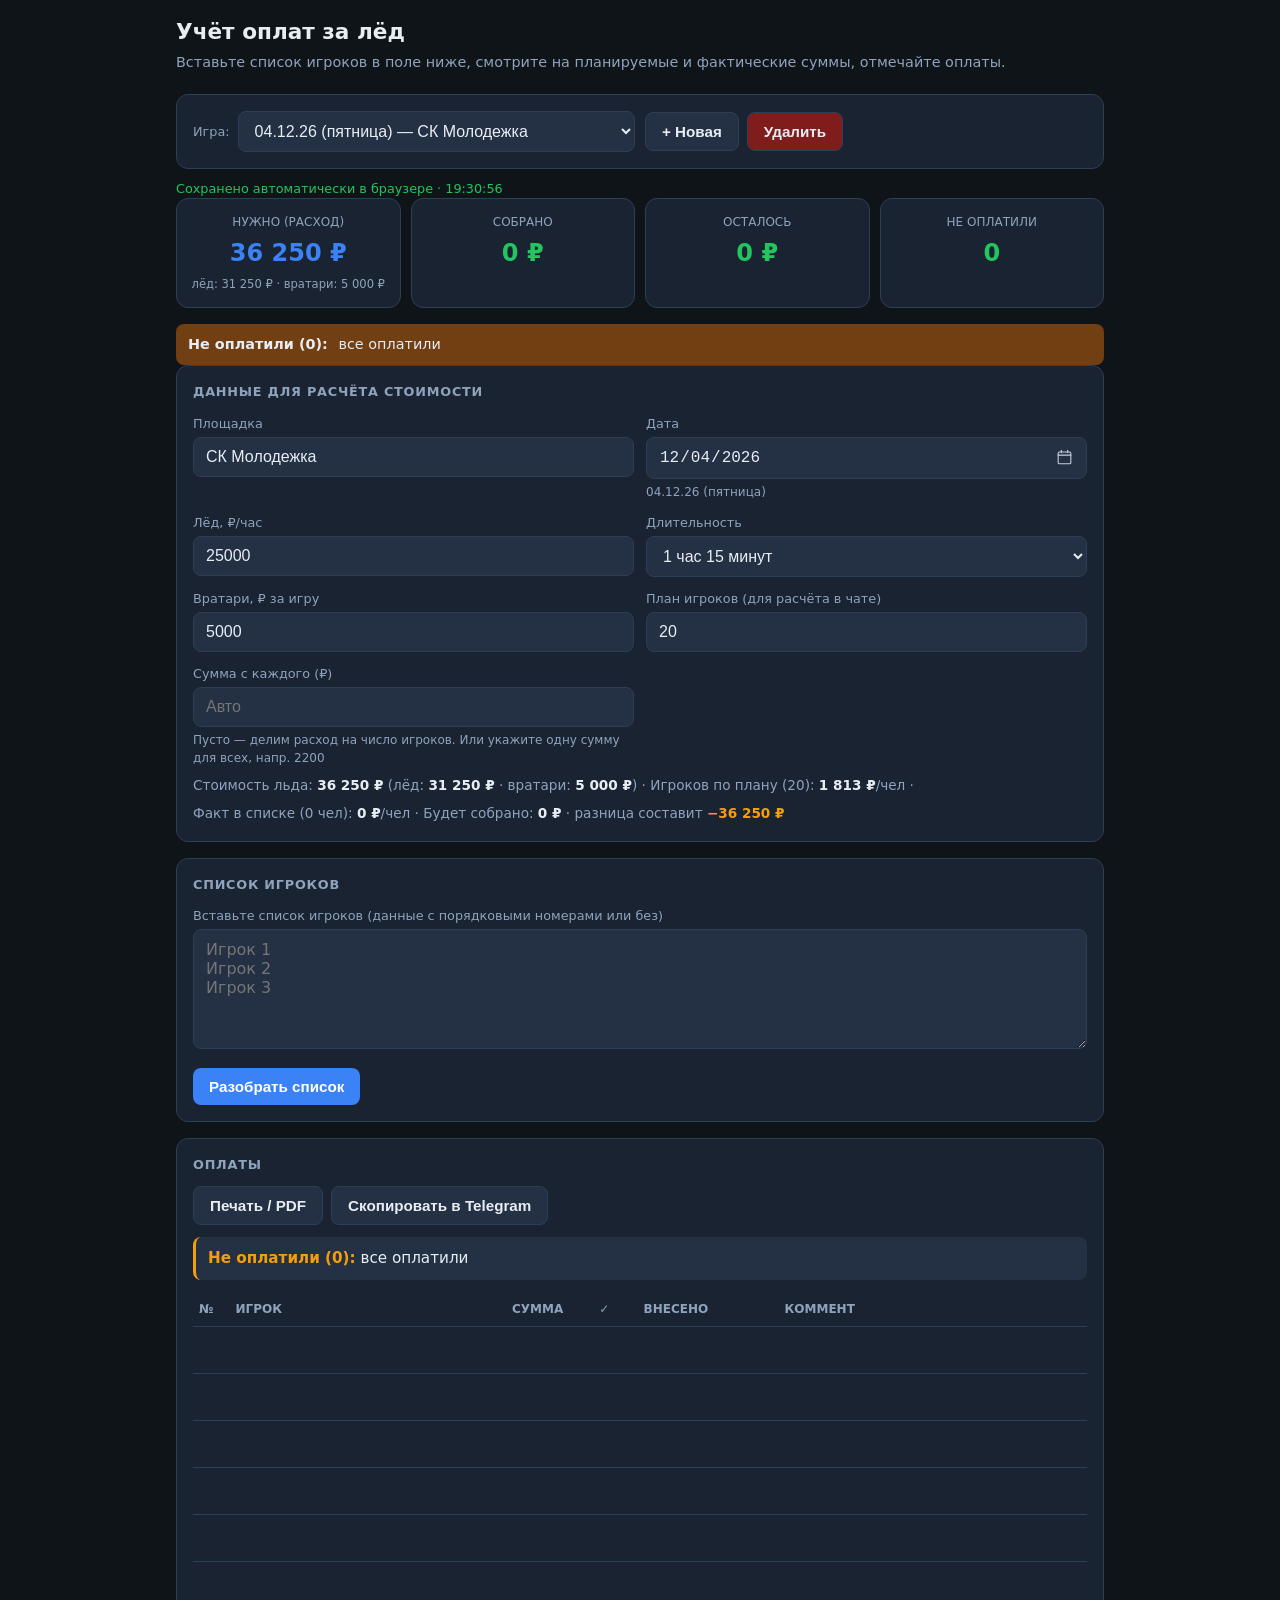
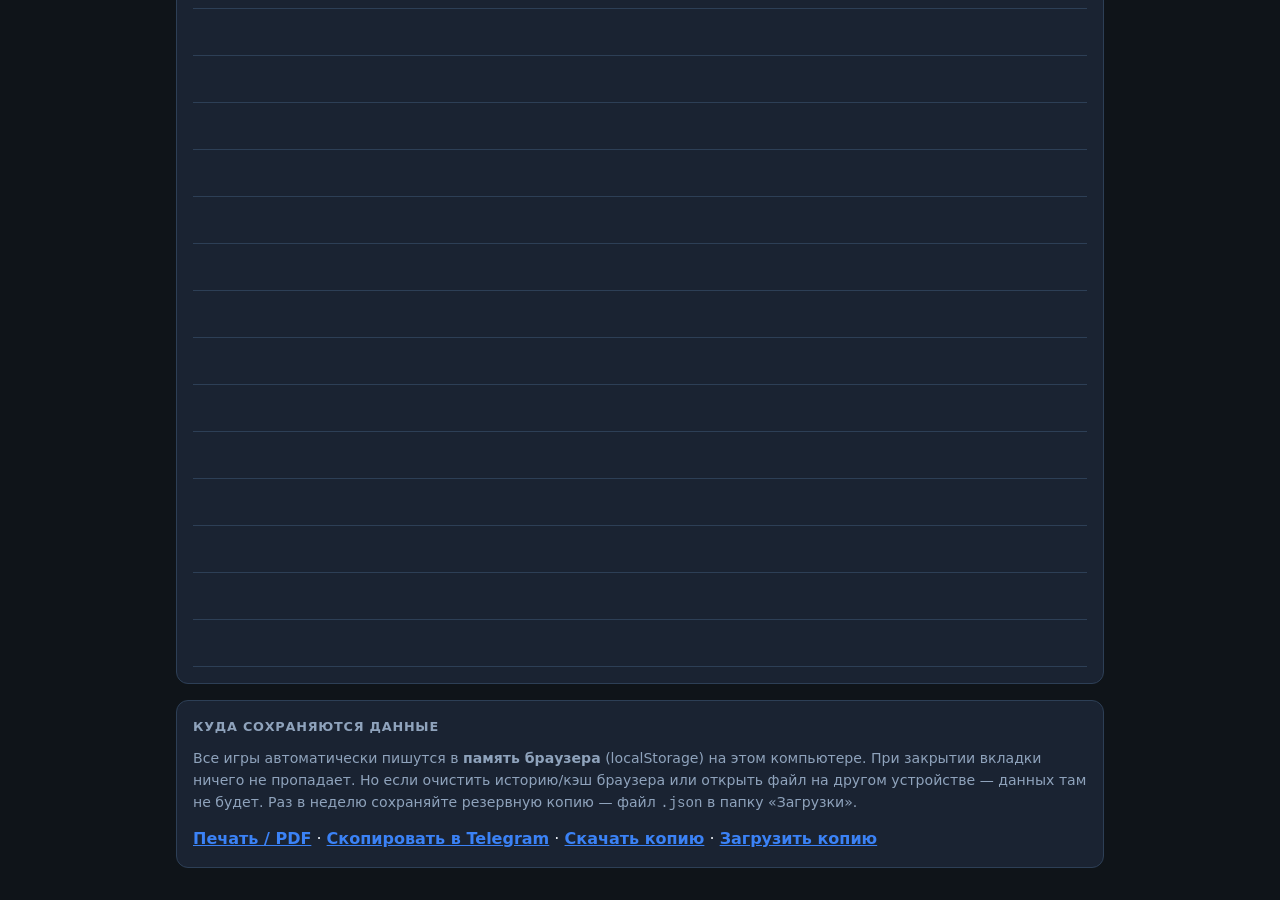
<file: index.html>
<!DOCTYPE html>
<html lang="ru">
<head>
  <meta charset="UTF-8">
  <meta name="viewport" content="width=device-width, initial-scale=1">
  <title>Учёт оплат за лёд</title>
  <style>
    :root {
      --bg: #0f1419;
      --surface: #1a2332;
      --surface2: #243044;
      --border: #2d3f56;
      --text: #e8edf4;
      --muted: #8fa3bc;
      --accent: #3b82f6;
      --accent-dim: #2563eb;
      --ok: #22c55e;
      --warn: #f59e0b;
      --bad: #ef4444;
      --dash-ok: #14532d;
      --dash-warn: #713f12;
    }
    * { box-sizing: border-box; margin: 0; padding: 0; }
    body {
      font-family: "Segoe UI", system-ui, sans-serif;
      background: var(--bg);
      color: var(--text);
      line-height: 1.5;
      min-height: 100vh;
    }
    .wrap { max-width: 960px; margin: 0 auto; padding: 16px; }
    h1 { font-size: 1.35rem; margin-bottom: 4px; }
    .sub { color: var(--muted); font-size: 0.9rem; margin-bottom: 20px; }
    .grid { display: grid; gap: 12px; }
    .grid-2 { grid-template-columns: 1fr 1fr; }
    .grid-4 { grid-template-columns: repeat(4, 1fr); }
    @media (max-width: 700px) {
      .grid-2, .grid-4 { grid-template-columns: 1fr; }
    }
    .card {
      background: var(--surface);
      border: 1px solid var(--border);
      border-radius: 12px;
      padding: 16px;
      margin-bottom: 16px;
    }
    .card h2 {
      font-size: 0.8rem;
      text-transform: uppercase;
      letter-spacing: 0.06em;
      color: var(--muted);
      margin-bottom: 12px;
    }
    label {
      display: block;
      font-size: 0.8rem;
      color: var(--muted);
      margin-bottom: 4px;
    }
    input, select, textarea {
      width: 100%;
      background: var(--surface2);
      border: 1px solid var(--border);
      border-radius: 8px;
      color: var(--text);
      padding: 10px 12px;
      font-size: 1rem;
    }
    input:focus, textarea:focus, select:focus {
      outline: 2px solid var(--accent);
      border-color: transparent;
    }
    select {
      color-scheme: dark;
    }
    input[type="date"]::-webkit-calendar-picker-indicator {
      -webkit-appearance: none;
      appearance: none;
      width: 0.95em;
      height: 0.95em;
      margin-left: 2px;
      cursor: pointer;
      opacity: 0.85;
      background: center / contain no-repeat url("data:image/svg+xml,%3Csvg xmlns='http://www.w3.org/2000/svg' viewBox='0 0 24 24' fill='none' stroke='%23e8edf4' stroke-width='1.35' stroke-linecap='round' stroke-linejoin='round'%3E%3Crect x='4' y='5' width='16' height='15' rx='1.5'/%3E%3Cline x1='8' y1='3' x2='8' y2='6'/%3E%3Cline x1='16' y1='3' x2='16' y2='6'/%3E%3Cline x1='4' y1='9' x2='20' y2='9'/%3E%3C/svg%3E");
    }
    textarea { min-height: 120px; resize: vertical; font-family: inherit; }
    .dash {
      display: grid;
      grid-template-columns: repeat(4, 1fr);
      gap: 10px;
      margin-bottom: 16px;
    }
    @media (max-width: 600px) { .dash { grid-template-columns: 1fr 1fr; } }
    .dash-item {
      background: var(--surface);
      border: 1px solid var(--border);
      border-radius: 12px;
      padding: 14px;
      text-align: center;
    }
    .dash-item .val {
      font-size: 1.5rem;
      font-weight: 700;
      margin-top: 4px;
    }
    .dash-item .sub-val {
      font-size: 0.72rem;
      color: var(--muted);
      margin-top: 6px;
      line-height: 1.35;
    }
    .dash-item .lbl { font-size: 0.75rem; color: var(--muted); text-transform: uppercase; }
    .dash-item.need .val { color: var(--accent); }
    #dNeed { color: var(--accent); }
    .dash-item.collected .val { color: var(--ok); }
    .dash-item.left.deficit .val { color: var(--bad); }
    .dash-item.left.surplus .val { color: var(--ok); }
    .dash-item.left.exact .val { color: var(--ok); }
    .dash-item.debtors .val { color: var(--bad); }
    .dash-item.debtors.all-paid .val { color: var(--ok); }
    .btn-row { display: flex; flex-wrap: wrap; gap: 8px; margin-top: 12px; }
    button {
      background: var(--accent);
      color: #fff;
      border: none;
      border-radius: 8px;
      padding: 10px 16px;
      font-size: 0.95rem;
      cursor: pointer;
      font-weight: 600;
    }
    button:hover { background: var(--accent-dim); }
    button.secondary {
      background: var(--surface2);
      color: var(--text);
      border: 1px solid var(--border);
    }
    button.danger { background: #7f1d1d; }
    table { width: 100%; border-collapse: collapse; font-size: 0.9rem; }
    th, td { padding: 8px 6px; border-bottom: 1px solid var(--border); text-align: left; }
    th { color: var(--muted); font-size: 0.75rem; text-transform: uppercase; }
    tr.unpaid td.name { color: var(--warn); }
    tr.paid td.name { color: var(--ok); }
    tr.empty { opacity: 0.35; }
    .chk { width: 20px; height: 20px; accent-color: var(--ok); cursor: pointer; }
    .amt { width: 90px; padding: 6px 8px; font-size: 0.9rem; }
    .cmt { width: 100%; min-width: 80px; padding: 6px 8px; font-size: 0.85rem; }
    .debtors-list {
      margin-top: 10px;
      padding: 10px 12px;
      background: var(--dash-warn);
      border-radius: 8px;
      font-size: 0.9rem;
    }
    .debtors-list.all-paid {
      background: var(--dash-ok);
    }
    .debtors-list .debtors-title { font-weight: 700; margin-right: 6px; }
    .debtors-summary {
      font-size: 0.95rem;
      margin-bottom: 12px;
      padding: 10px 12px;
      background: var(--surface2);
      border-radius: 8px;
      border-left: 3px solid var(--warn);
    }
    .debtors-summary.all-paid { border-left-color: var(--ok); }
    .debtors-summary .count { font-weight: 700; color: var(--warn); }
    .debtors-summary.all-paid .count { color: var(--ok); }
    tr.add-row { opacity: 0.55; }
    tr.add-row input.name-inp::placeholder { color: var(--muted); font-style: italic; }
    .games-bar.card {
      margin-bottom: 10px;
    }
    .games-bar-grid {
      display: grid;
      grid-template-columns: repeat(4, 1fr);
      gap: 10px;
      align-items: center;
    }
    .games-field {
      grid-column: 1 / 3;
      display: flex;
      align-items: center;
      gap: 8px;
      min-width: 0;
    }
    .games-field label {
      margin: 0;
      flex-shrink: 0;
    }
    .games-field select {
      flex: 1;
      min-width: 0;
      width: 100%;
    }
    .games-bar-actions {
      grid-column: 3 / 5;
      display: flex;
      gap: 8px;
      align-items: center;
      flex-wrap: wrap;
    }
    @media (max-width: 600px) {
      .games-bar-grid { grid-template-columns: 1fr; }
      .games-field,
      .games-bar-actions { grid-column: 1 / -1; }
    }
    .calc-hint { font-size: 0.85rem; color: var(--muted); margin-top: 8px; line-height: 1.6; }
    .calc-hint-line { margin: 0; }
    .calc-hint-line + .calc-hint-line { margin-top: 6px; }
    .calc-hint strong { color: var(--text); }
    .calc-hint .diff-pos { color: var(--ok); }
    .calc-hint .diff-neg { color: var(--warn); }
    .field-hint { font-size: 0.75rem; color: var(--muted); margin-top: 4px; }
    .table-wrap { overflow-x: auto; }
    .storage-note { font-size: 0.88rem; color: var(--muted); margin-bottom: 12px; line-height: 1.55; }
    .save-status { font-size: 0.8rem; color: var(--ok); margin-top: 10px; min-height: 1.2em; }
    td.due-cell { color: var(--muted); white-space: nowrap; }
    .text-link {
      color: var(--accent);
      text-decoration: underline;
      cursor: pointer;
      background: none;
      border: none;
      outline: none;
      padding: 0;
      font: inherit;
      font-size: inherit;
      font-weight: 600;
    }
    .text-link:hover {
      color: #fff;
      background: none;
    }
    .storage-actions { margin-top: 12px; }
    .share-row { margin-bottom: 12px; }
    .share-status { font-size: 0.8rem; color: var(--ok); margin-left: 4px; }
    button.btn-del {
      background: transparent;
      color: var(--muted);
      border: none;
      outline: none;
      padding: 2px 8px;
      font-size: 0.75rem;
      font-weight: 500;
      line-height: 1.2;
      border-radius: 0;
    }
    button.btn-del:hover {
      color: var(--bad);
      background: transparent;
    }
    th.col-del, td.col-del { width: 2rem; text-align: center; padding-left: 0; padding-right: 0; }
  </style>
</head>
<body>
  <div class="wrap">
    <h1>Учёт оплат за лёд</h1>
    <p class="sub">Вставьте список игроков в поле ниже, смотрите на планируемые и фактические суммы, отмечайте оплаты.</p>

    <div class="games-bar card">
      <div class="games-bar-grid">
        <div class="games-field">
          <label>Игра:</label>
          <select id="gameSelect"></select>
        </div>
        <div class="games-bar-actions">
          <button type="button" class="secondary" id="btnNewGame">+ Новая</button>
          <button type="button" class="danger secondary" id="btnDeleteGame">Удалить</button>
        </div>
      </div>
    </div>
    <p class="save-status" id="saveStatus"></p>

    <div class="dash">
      <div class="dash-item need">
        <div class="lbl">Нужно (расход)</div>
        <div class="val" id="dNeed">0 ₽</div>
        <div class="sub-val" id="dNeedBreak">лёд: — · вратари: —</div>
      </div>
      <div class="dash-item collected"><div class="lbl">Собрано</div><div class="val" id="dCollected">0 ₽</div></div>
      <div class="dash-item left deficit"><div class="lbl">Осталось</div><div class="val" id="dLeft">0 ₽</div></div>
      <div class="dash-item debtors"><div class="lbl">Не оплатили</div><div class="val" id="dDebtors">0</div></div>
    </div>
    <div class="debtors-list" id="debtorsList">
      <span class="debtors-title" id="debtorsTitle">Не оплатили (0):</span>
      <span id="debtorsNames">—</span>
    </div>

    <div class="card">
      <h2>Данные для расчёта стоимости</h2>
      <div class="grid grid-2">
        <div>
          <label>Площадка</label>
          <input type="text" id="venue" value="СК Молодежка">
        </div>
        <div>
          <label>Дата</label>
          <input type="date" id="gameDate">
          <p class="field-hint" id="gameDateFormatted"></p>
        </div>
        <div>
          <label>Лёд, ₽/час</label>
          <input type="number" id="iceHour" value="25000" min="0" step="100">
        </div>
        <div>
          <label>Длительность</label>
          <select id="duration">
            <option value="1">1 час</option>
            <option value="1.25" selected>1 час 15 минут</option>
            <option value="1.5">1 час 30 минут</option>
          </select>
        </div>
        <div>
          <label>Вратари, ₽ за игру</label>
          <input type="number" id="goalies" value="5000" min="0" step="100">
        </div>
        <div>
          <label>План игроков (для расчёта в чате)</label>
          <input type="number" id="planPlayers" value="20" min="1">
        </div>
        <div>
          <label>Сумма с каждого (₽)</label>
          <input type="number" id="chargePerPlayer" placeholder="Авто" min="0" step="100">
          <p class="field-hint">Пусто — делим расход на число игроков. Или укажите одну сумму для всех, напр. 2200</p>
        </div>
      </div>
      <div class="calc-hint">
        <p class="calc-hint-line">
          Стоимость льда: <strong id="hTotal">0 ₽</strong>
          (лёд: <strong id="hIce">0 ₽</strong> · вратари: <strong id="hGoalies">0 ₽</strong>) ·
          Игроков по плану (<span id="hPlanN">20</span>): <strong id="hPlan">0 ₽</strong>/чел ·
        </p>
        <p class="calc-hint-line">
          Факт в списке (<span id="hFactN">0</span> чел): <strong id="hFact">0 ₽</strong>/чел ·
          Будет собрано: <strong id="hTarget">0 ₽</strong> ·
          разница составит <strong id="hDiff">0 ₽</strong>
        </p>
      </div>
    </div>

    <div class="card">
      <h2>Список игроков</h2>
      <label>Вставьте список игроков (данные с порядковыми номерами или без)</label>
      <textarea id="pasteArea" placeholder="Игрок 1&#10;Игрок 2&#10;Игрок 3"></textarea>
      <div class="btn-row">
        <button type="button" id="btnParse">Разобрать список</button>
      </div>
    </div>

    <div class="card">
      <h2>Оплаты</h2>
      <div class="btn-row share-row">
        <button type="button" class="secondary" id="btnPrint">Печать / PDF</button>
        <button type="button" class="secondary" id="btnTelegram">Скопировать в Telegram</button>
        <span class="share-status" id="shareStatus"></span>
      </div>
      <p class="debtors-summary" id="debtorsSummary"><span class="count">Не оплатили (0):</span> <span id="debtorsSummaryNames">—</span></p>
      <div class="table-wrap">
        <table>
          <thead>
            <tr>
              <th>№</th>
              <th>Игрок</th>
              <th>Сумма</th>
              <th>✓</th>
              <th>Внесено</th>
              <th>Коммент</th>
              <th class="col-del"></th>
            </tr>
          </thead>
          <tbody id="playerBody"></tbody>
        </table>
      </div>
    </div>

    <div class="card">
      <h2>Куда сохраняются данные</h2>
      <p class="storage-note">
        Все игры автоматически пишутся в <strong>память браузера</strong> (localStorage) на этом компьютере.
        При закрытии вкладки ничего не пропадает. Но если очистить историю/кэш браузера или открыть файл
        на другом устройстве — данных там не будет. Раз в неделю сохраняйте резервную копию — файл
        <code>.json</code> в папку «Загрузки».
      </p>
      <p class="storage-actions">
        <button type="button" class="text-link" id="btnPrintCopy">Печать / PDF</button>
        ·
        <button type="button" class="text-link" id="btnTelegramCopy">Скопировать в Telegram</button>
        ·
        <button type="button" class="text-link" id="btnExport">Скачать копию</button>
        ·
        <button type="button" class="text-link" id="btnImport">Загрузить копию</button>
      </p>
      <input type="file" id="importFile" accept=".json,application/json" hidden>
    </div>
  </div>

  <script>
    const STORAGE_KEY = 'hockey-ice-payments-v1';
    const MAX_PLAYERS = 24;
    const DEFAULT_PLAN_PLAYERS = 20;
    const DEFAULT_GOALIES = 5000;

    let games = [];
    let currentId = null;
    let playersBound = false;

    function uid() {
      return Date.now().toString(36) + Math.random().toString(36).slice(2, 7);
    }

    function fmt(n) {
      return Math.round(n).toLocaleString('ru-RU') + ' ₽';
    }

    function fmtSigned(n) {
      const v = Math.round(n);
      const abs = Math.abs(v).toLocaleString('ru-RU') + ' ₽';
      if (v > 0) return '+' + abs;
      if (v < 0) return '−' + abs;
      return '0 ₽';
    }

    const WEEKDAYS = ['воскресенье', 'понедельник', 'вторник', 'среда', 'четверг', 'пятница', 'суббота'];

    function formatGameDate(isoDate) {
      if (!isoDate) return '?';
      const d = new Date(isoDate + 'T12:00:00');
      if (Number.isNaN(d.getTime())) return isoDate;
      const dd = String(d.getDate()).padStart(2, '0');
      const mm = String(d.getMonth() + 1).padStart(2, '0');
      const yy = String(d.getFullYear()).slice(-2);
      return dd + '.' + mm + '.' + yy + ' (' + WEEKDAYS[d.getDay()] + ')';
    }

    function updateDateFormatted() {
      const el = document.getElementById('gameDateFormatted');
      const raw = document.getElementById('gameDate').value;
      el.textContent = raw ? formatGameDate(raw) : '';
    }

    function showSaved() {
      const el = document.getElementById('saveStatus');
      const now = new Date().toLocaleString('ru-RU', { hour: '2-digit', minute: '2-digit', second: '2-digit' });
      el.textContent = 'Сохранено автоматически в браузере · ' + now;
    }

    function load() {
      try {
        const raw = localStorage.getItem(STORAGE_KEY);
        if (raw) games = JSON.parse(raw);
      } catch (_) { games = []; }
      if (!games.length) games.push(newGameData());
      let migrated = false;
      games.forEach(g => {
        if (g.planPlayers === 16) { g.planPlayers = DEFAULT_PLAN_PLAYERS; migrated = true; }
        ensurePlayerRows(g);
      });
      if (migrated) save();
      currentId = games[0].id;
      renderGameSelect();
      applyGame(games[0]);
      bindPlayerTable();
      showSaved();
    }

    function save() {
      localStorage.setItem(STORAGE_KEY, JSON.stringify(games));
      showSaved();
    }

    function newGameData() {
      const d = new Date();
      return {
        id: uid(),
        venue: 'СК Молодежка',
        date: d.toISOString().slice(0, 10),
        iceHour: 25000,
        duration: 1.25,
        goalies: DEFAULT_GOALIES,
        planPlayers: DEFAULT_PLAN_PLAYERS,
        chargePerPlayer: '',
        players: []
      };
    }

    function currentGame() {
      return games.find(g => g.id === currentId);
    }

    function renderGameSelect() {
      const sel = document.getElementById('gameSelect');
      sel.innerHTML = games.map(g => {
        const label = formatGameDate(g.date) + ' — ' + (g.venue || 'Игра');
        return `<option value="${g.id}">${label}</option>`;
      }).join('');
      sel.value = currentId;
    }

    function getChargePerPlayer(g) {
      const v = g.chargePerPlayer;
      if (v === '' || v == null) return null;
      const n = Number(v);
      return !Number.isNaN(n) && n > 0 ? n : null;
    }

    function paymentNum(p) {
      const amt = p.amount;
      if (amt === '' || amt == null) return null;
      const num = Number(String(amt).replace(/\s/g, ''));
      return Number.isNaN(num) ? null : num;
    }

    function sharePerPlayer(total, count) {
      if (count <= 0) return 0;
      return Math.ceil(total / count);
    }

    function dueForIndex(g, i) {
      return calcTotals(g).dues[i];
    }

    function calcTotals(g) {
      const iceCost = (g.iceHour || 0) * (g.duration || 0);
      const goalieCost = g.goalies || 0;
      const expense = iceCost + goalieCost;
      const players = filledPlayers(g);
      const n = players.length;
      const fixed = getChargePerPlayer(g);
      const autoFact = n > 0 ? sharePerPlayer(expense, n) : 0;
      const baseFact = fixed != null ? fixed : autoFact;
      const plan = g.planPlayers > 0 ? sharePerPlayer(expense, g.planPlayers) : 0;
      const collectionTarget = baseFact * n;

      let collected = 0;
      const dues = {};

      g.players.forEach((p, i) => {
        if (!(p.name || '').trim()) {
          dues[i] = '';
          return;
        }

        if (p.dueOverride != null) {
          dues[i] = p.dueOverride;
          if (p.paid) {
            const num = paymentNum(p);
            collected += num != null ? num : p.dueOverride;
          }
          return;
        }

        dues[i] = baseFact;
        if (p.paid) {
          const num = paymentNum(p);
          collected += num != null ? num : baseFact;
        }
      });

      let debtors = 0;
      players.forEach(p => { if (!p.paid) debtors++; });

      return {
        iceCost, goalieCost, expense, plan, fact: baseFact, autoFact, fixed,
        perUnpaid: baseFact, dues,
        n, collected, left: collectionTarget - collected,
        surplus: collected > expense ? collected - expense : 0,
        targetCollection: collectionTarget,
        debtors, players
      };
    }

    function syncParamsFromDom() {
      const g = currentGame();
      if (!g) return g;
      g.venue = document.getElementById('venue').value;
      g.date = document.getElementById('gameDate').value;
      g.iceHour = Number(document.getElementById('iceHour').value) || 0;
      g.duration = Number(document.getElementById('duration').value) || 0;
      g.goalies = Number(document.getElementById('goalies').value) || 0;
      g.planPlayers = Number(document.getElementById('planPlayers').value) || DEFAULT_PLAN_PLAYERS;
      const chargeRaw = document.getElementById('chargePerPlayer').value.trim();
      g.chargePerPlayer = chargeRaw === '' ? '' : Number(chargeRaw);
      return g;
    }

    function syncPlayersFromDom() {
      const g = currentGame();
      if (!g) return;
      document.querySelectorAll('#playerBody tr').forEach(tr => {
        const i = +tr.dataset.i;
        const p = g.players[i];
        p.name = tr.querySelector('[data-f=name]').value;
        p.paid = tr.querySelector('[data-f=paid]').checked;
        const amt = tr.querySelector('[data-f=amount]').value.trim();
        p.amount = amt === '' ? '' : Number(amt);
        p.comment = tr.querySelector('[data-f=comment]').value;
      });
    }

    function filledPlayers(g) {
      return (g.players || []).filter(p => (p.name || '').trim());
    }

    function updateDebtorsUI(t) {
      const names = t.players.filter(p => !p.paid).map(p => p.name.trim());
      const count = names.length;
      const namesStr = count ? names.join(', ') : 'все оплатили';

      document.getElementById('debtorsTitle').textContent = 'Не оплатили (' + count + '):';
      document.getElementById('debtorsNames').textContent = namesStr;

      const dl = document.getElementById('debtorsList');
      dl.classList.toggle('all-paid', count === 0 && t.n > 0);

      const summary = document.getElementById('debtorsSummary');
      summary.classList.toggle('all-paid', count === 0 && t.n > 0);
      summary.querySelector('.count').textContent = 'Не оплатили (' + count + '):';
      document.getElementById('debtorsSummaryNames').textContent = namesStr;
    }

    function updateDashboard() {
      const g = currentGame();
      if (!g) return;
      const t = calcTotals(g);
      document.getElementById('dNeed').textContent = fmt(t.expense);
      document.getElementById('dNeedBreak').textContent =
        'лёд: ' + fmt(t.iceCost) + ' · вратари: ' + fmt(t.goalieCost);
      document.getElementById('dCollected').textContent = fmt(t.collected);

      const leftEl = document.getElementById('dLeft');
      const leftBox = leftEl.closest('.dash-item');
      leftBox.classList.remove('deficit', 'surplus', 'exact');
      if (t.left > 0) {
        leftEl.textContent = '−' + fmt(t.left);
        leftBox.classList.add('deficit');
      } else if (t.left < 0) {
        leftEl.textContent = '+' + fmt(t.surplus);
        leftBox.classList.add('surplus');
      } else {
        leftEl.textContent = '0 ₽';
        leftBox.classList.add('exact');
      }

      const debtorsEl = document.getElementById('dDebtors');
      debtorsEl.textContent = t.debtors;
      debtorsEl.closest('.dash-item').classList.toggle('all-paid', t.debtors === 0);
      document.getElementById('hTotal').textContent = fmt(t.expense);
      document.getElementById('hIce').textContent = fmt(t.iceCost);
      document.getElementById('hGoalies').textContent = fmt(t.goalieCost);
      document.getElementById('hPlanN').textContent = g.planPlayers;
      document.getElementById('hPlan').textContent = fmt(t.plan);
      document.getElementById('hFact').textContent = fmt(t.perUnpaid);
      document.getElementById('hFactN').textContent = t.n;
      document.getElementById('hTarget').textContent = fmt(t.targetCollection);
      const diff = t.targetCollection - t.expense;
      const diffEl = document.getElementById('hDiff');
      diffEl.textContent = fmtSigned(diff);
      diffEl.className = diff > 0 ? 'diff-pos' : diff < 0 ? 'diff-neg' : '';
      updateDebtorsUI(t);
    }

    function parseTelegramList(text) {
      const lines = text.split(/\r?\n/);
      const players = [];
      const skip = /^(цена|сумма|стоимость|лед|вратар|четверг|ск\s|с\sк|🏒|🥅|—|-{2,}|\d{1,2}:\d{2})/i;
      const goalie = /вратар|🥅|голкипер/i;

      for (const raw of lines) {
        let line = raw.trim();
        if (!line || skip.test(line) || goalie.test(line)) continue;
        line = line.replace(/^[\d]+[\.\)\-]\s*/, '');
        line = line.replace(/^[-•*]\s*/, '');
        if (/^\d+$/.test(line)) continue;
        if (line.length < 2) continue;
        players.push({ name: line, paid: false, amount: '', comment: '', dueOverride: null, owedWhenPaid: null });
      }
      return players;
    }

    function emptyPlayer() {
      return { name: '', paid: false, amount: '', comment: '', dueOverride: null, owedWhenPaid: null };
    }

    function ensurePlayerRows(g) {
      if (!g.players) g.players = [];
      const plan = Math.min(MAX_PLAYERS, g.planPlayers > 0 ? g.planPlayers : DEFAULT_PLAN_PLAYERS);
      const filled = filledPlayers(g);

      if (filled.length === 0) {
        while (g.players.length < plan) g.players.push(emptyPlayer());
        if (g.players.length > plan) g.players.length = plan;
        return;
      }

      const lastFilledIdx = g.players.reduce((max, p, i) =>
        (p.name || '').trim() ? i : max, -1);
      const minLen = Math.max(plan, lastFilledIdx + 2);
      while (g.players.length < minLen) g.players.push(emptyPlayer());
    }

    function rowClass(p, isLastEmpty) {
      const name = (p.name || '').trim();
      if (!name) return isLastEmpty ? 'add-row' : 'empty';
      return p.paid ? 'paid' : 'unpaid';
    }

    function updateDueCells() {
      const g = currentGame();
      if (!g) return;
      const t = calcTotals(g);
      document.querySelectorAll('#playerBody tr').forEach(tr => {
        const i = +tr.dataset.i;
        const due = t.dues[i];
        const p = g.players[i];
        const cell = tr.querySelector('.due-cell');
        if (cell) cell.textContent = due !== '' && due != null ? fmt(due) : '—';
        const amtInp = tr.querySelector('[data-f=amount]');
        if (!amtInp || !p) return;
        if (!p.paid) {
          amtInp.placeholder = due !== '' && due != null ? String(due) : '';
        } else {
          amtInp.placeholder = '';
        }
      });
    }

    function updateRowNumbers(g) {
      let num = 0;
      document.querySelectorAll('#playerBody tr').forEach(tr => {
        const i = +tr.dataset.i;
        const p = g.players[i];
        if (!p || !tr.cells[0]) return;
        const hasName = !!(p.name || '').trim();
        tr.cells[0].textContent = hasName ? ++num : '';
      });
    }

    function updateRowClass(tr, p, g) {
      const i = +tr.dataset.i;
      const isLastEmpty = i === g.players.length - 1 && !(p.name || '').trim();
      tr.className = rowClass(p, isLastEmpty);
      const hasName = !!(p.name || '').trim();
      tr.querySelector('[data-f=paid]').disabled = !hasName;
      tr.querySelector('[data-f=amount]').disabled = !hasName;
      tr.querySelector('[data-f=comment]').disabled = !hasName;
      const delTd = tr.querySelector('.col-del');
      if (delTd) {
        if (hasName && !delTd.querySelector('.btn-del')) {
          delTd.innerHTML = '<button type="button" class="btn-del" title="Удалить игрока">удалить</button>';
        } else if (!hasName) {
          delTd.innerHTML = '';
        }
      }
      const delBtn = tr.querySelector('.btn-del');
      if (delBtn) delBtn.style.visibility = hasName ? 'visible' : 'hidden';
    }

    function trimTrailingEmpty(g) {
      const filled = filledPlayers(g);
      const plan = Math.min(MAX_PLAYERS, g.planPlayers > 0 ? g.planPlayers : DEFAULT_PLAN_PLAYERS);

      if (filled.length === 0) return;

      const lastFilledIdx = g.players.reduce((max, p, i) =>
        (p.name || '').trim() ? i : max, -1);
      const minLen = Math.max(plan, lastFilledIdx + 2);

      while (g.players.length > minLen) {
        const last = g.players[g.players.length - 1];
        if ((last.name || '').trim()) break;
        g.players.pop();
      }

      const last = g.players[g.players.length - 1];
      if (last && (last.name || '').trim() && filled.length < MAX_PLAYERS) {
        g.players.push(emptyPlayer());
      }
    }

    function renderPlayers(g) {
      ensurePlayerRows(g);
      trimTrailingEmpty(g);
      const t = calcTotals(g);
      const tbody = document.getElementById('playerBody');
      const lastIdx = g.players.length - 1;
      let num = 0;
      tbody.innerHTML = g.players.map((p, i) => {
        const hasName = (p.name || '').trim();
        const displayNum = hasName ? ++num : '';
        const due = t.dues[i] ?? '';
        const isLastEmpty = i === lastIdx && !hasName;
        const cls = rowClass(p, isLastEmpty);
        const amtVal = p.amount !== '' && p.amount != null ? p.amount : '';
        const ph = !hasName ? 'Имя игрока' : '';
        return `<tr class="${cls}" data-i="${i}">
          <td>${displayNum}</td>
          <td class="name"><input type="text" class="cmt name-inp" data-f="name" value="${esc((p.name || '').trim() ? p.name : '')}" placeholder="${ph}"></td>
          <td class="due-cell">${due !== '' ? fmt(due) : '—'}</td>
          <td><input type="checkbox" class="chk" data-f="paid" ${p.paid ? 'checked' : ''} ${!(p.name || '').trim() ? 'disabled' : ''}></td>
          <td><input type="text" inputmode="numeric" class="amt" data-f="amount" value="${amtVal !== '' ? esc(String(amtVal)) : ''}" placeholder="${due || ''}" ${!(p.name || '').trim() ? 'disabled' : ''}></td>
          <td><input type="text" class="cmt" data-f="comment" value="${esc(p.comment)}" ${!(p.name || '').trim() ? 'disabled' : ''}></td>
          <td class="col-del">${hasName ? '<button type="button" class="btn-del" title="Удалить игрока">удалить</button>' : ''}</td>
        </tr>`;
      }).join('');
    }

    function esc(s) {
      return String(s || '').replace(/&/g,'&amp;').replace(/"/g,'&quot;').replace(/</g,'&lt;');
    }

    function bindPlayerTable() {
      if (playersBound) return;
      playersBound = true;
      const tbody = document.getElementById('playerBody');

      tbody.addEventListener('input', (e) => {
        const inp = e.target;
        if (!inp.dataset.f) return;
        const tr = inp.closest('tr');
        const g = currentGame();
        const p = g.players[+tr.dataset.i];
        const i = +tr.dataset.i;
        const field = inp.dataset.f;

        if (field === 'name') {
          const prevTrimmed = (p.name || '').trim();
          p.name = inp.value;
          const plan = Math.min(MAX_PLAYERS, g.planPlayers > 0 ? g.planPlayers : DEFAULT_PLAN_PLAYERS);
          const filledCount = filledPlayers(g).length;
          if (!prevTrimmed && inp.value.trim() && i === g.players.length - 1
              && filledCount >= plan && filledCount < MAX_PLAYERS) {
            const caret = inp.selectionStart;
            const editIdx = i;
            g.players.push(emptyPlayer());
            save();
            renderPlayers(g);
            const focusTr = tbody.querySelector(`tr[data-i="${editIdx}"]`);
            const focusInp = focusTr?.querySelector('[data-f=name]');
            if (focusInp) {
              focusInp.focus();
              const pos = Math.min(caret, focusInp.value.length);
              focusInp.setSelectionRange(pos, pos);
            }
            updateDashboard();
            return;
          }
          updateRowClass(tr, p, g);
          updateRowNumbers(g);
          updateDueCells();
        } else if (field === 'amount') {
          p.amount = inp.value.trim();
        } else if (field === 'comment') {
          p.comment = inp.value;
        }
        save();
        if (field !== 'name') updateDueCells();
        updateDashboard();
      });

      tbody.addEventListener('change', (e) => {
        const inp = e.target;
        if (inp.dataset.f !== 'paid') return;
        const tr = inp.closest('tr');
        const g = currentGame();
        const i = +tr.dataset.i;
        const p = g.players[i];
        const amtInp = tr.querySelector('[data-f=amount]');

        if (inp.checked) {
          if (paymentNum(p) == null) {
            const due = dueForIndex(g, i);
            const fill = due !== '' && due != null ? due : calcTotals(g).fact;
            p.owedWhenPaid = fill;
            p.amount = fill;
            if (amtInp) amtInp.value = fill;
          } else {
            p.owedWhenPaid = paymentNum(p);
          }
          p.paid = true;
        } else {
          p.paid = false;
          p.amount = '';
          p.owedWhenPaid = null;
          if (amtInp) amtInp.value = '';
        }

        updateRowClass(tr, p, g);
        save();
        updateDueCells();
        updateDashboard();
      });

      tbody.addEventListener('click', (e) => {
        const btn = e.target.closest('.btn-del');
        if (!btn) return;
        const tr = btn.closest('tr');
        const g = currentGame();
        const i = +tr.dataset.i;
        g.players.splice(i, 1);
        ensurePlayerRows(g);
        save();
        renderPlayers(g);
        updateDashboard();
      });
    }

    function persistCurrentGame() {
      syncParamsFromDom();
      syncPlayersFromDom();
      save();
      renderGameSelect();
    }

    function applyGame(g) {
      document.getElementById('venue').value = g.venue || '';
      document.getElementById('gameDate').value = g.date || '';
      document.getElementById('iceHour').value = g.iceHour ?? 25000;
      document.getElementById('duration').value = String(g.duration ?? 1.25);
      document.getElementById('goalies').value = g.goalies ?? DEFAULT_GOALIES;
      document.getElementById('planPlayers').value = g.planPlayers ?? DEFAULT_PLAN_PLAYERS;
      const charge = g.chargePerPlayer;
      document.getElementById('chargePerPlayer').value =
        charge !== '' && charge != null && !Number.isNaN(Number(charge)) ? charge : '';
      renderPlayers(g);
      updateDashboard();
      updateDateFormatted();
    }

    function onParamsChange(e) {
      syncParamsFromDom();
      const g = currentGame();
      save();
      if (e && e.target && e.target.id === 'planPlayers') {
        ensurePlayerRows(g);
        renderPlayers(g);
      }
      updateDueCells();
      updateDashboard();
      updateDateFormatted();
      renderGameSelect();
    }

    function bindParams() {
      ['venue', 'gameDate', 'iceHour', 'duration', 'goalies', 'planPlayers', 'chargePerPlayer'].forEach(id => {
        const el = document.getElementById(id);
        el.addEventListener('input', onParamsChange);
        el.addEventListener('change', onParamsChange);
      });
    }

    function durationLabel(v) {
      const n = Number(v);
      if (n === 1) return '1 час';
      if (n === 1.25) return '1 час 15 минут';
      if (n === 1.5) return '1 час 30 минут';
      return String(v);
    }

    function leftoverLabel(t) {
      if (t.left > 0) return '−' + fmt(t.left);
      if (t.left < 0) return '+' + fmt(t.surplus);
      return '0 ₽';
    }

    function reportPlayers(g, t) {
      return filledPlayers(g).map((p, i) => {
        const idx = g.players.indexOf(p);
        const due = t.dues[idx];
        const paidAmt = paymentNum(p);
        return {
          num: i + 1,
          name: (p.name || '').trim(),
          due: due !== '' && due != null ? due : t.fact,
          paid: !!p.paid,
          amount: paidAmt,
          comment: (p.comment || '').trim()
        };
      });
    }

    function formatTelegramText(g) {
      persistCurrentGame();
      g = currentGame();
      const t = calcTotals(g);
      const rows = reportPlayers(g, t);
      const unpaid = rows.filter(r => !r.paid).map(r => r.name);
      const lines = [];
      lines.push(formatGameDate(g.date) + ' — ' + (g.venue || 'Игра'));
      lines.push('Лёд: ' + fmt(t.iceCost) + ' · Вратари: ' + fmt(t.goalieCost) + ' · ' + durationLabel(g.duration));
      lines.push('Нужно: ' + fmt(t.expense));
      lines.push('Собрано: ' + fmt(t.collected));
      lines.push('Осталось: ' + leftoverLabel(t));
      lines.push('Будет собрано: ' + fmt(t.targetCollection));
      lines.push('');
      if (unpaid.length) {
        lines.push('Не оплатили (' + unpaid.length + '): ' + unpaid.join(', '));
      } else {
        lines.push('Не оплатили (0): все оплатили');
      }
      lines.push('');
      rows.forEach(r => {
        let line = r.num + '. ' + r.name + ' — ' + fmt(r.due);
        if (r.paid) {
          line += ' ✓';
          if (r.amount != null) line += ' ' + r.amount;
        }
        if (r.comment) line += ' (' + r.comment + ')';
        lines.push(line);
      });
      return lines.join('\n');
    }

    function showShareStatus(msg) {
      const el = document.getElementById('shareStatus');
      el.textContent = msg;
      clearTimeout(showShareStatus._t);
      showShareStatus._t = setTimeout(() => { el.textContent = ''; }, 2500);
    }

    function copyTelegram() {
      const text = formatTelegramText(currentGame());
      const done = () => showShareStatus('Скопировано');
      if (navigator.clipboard && navigator.clipboard.writeText) {
        navigator.clipboard.writeText(text).then(done).catch(() => copyTelegramFallback(text, done));
      } else {
        copyTelegramFallback(text, done);
      }
    }

    function copyTelegramFallback(text, done) {
      const ta = document.createElement('textarea');
      ta.value = text;
      ta.style.position = 'fixed';
      ta.style.left = '-9999px';
      document.body.appendChild(ta);
      ta.select();
      try { document.execCommand('copy'); done(); }
      catch (_) { alert(text); }
      document.body.removeChild(ta);
    }

    function printGameReport() {
      persistCurrentGame();
      const g = currentGame();
      const t = calcTotals(g);
      const rows = reportPlayers(g, t);
      const unpaid = rows.filter(r => !r.paid).map(r => r.name);
      const unpaidLine = unpaid.length
        ? 'Не оплатили (' + unpaid.length + '): ' + unpaid.join(', ')
        : 'Не оплатили (0): все оплатили';
      const tableRows = rows.map(r => {
        return '<tr>' +
          '<td>' + r.num + '</td>' +
          '<td>' + esc(r.name) + '</td>' +
          '<td>' + fmt(r.due) + '</td>' +
          '<td>' + (r.paid ? 'да' : '') + '</td>' +
          '<td>' + (r.amount != null ? esc(String(r.amount)) : '') + '</td>' +
          '<td>' + esc(r.comment) + '</td>' +
          '</tr>';
      }).join('');

      const html = `<!DOCTYPE html>
<html lang="ru">
<head>
  <meta charset="UTF-8">
  <title>Оплаты — ${esc(formatGameDate(g.date))}</title>
  <style>
    body { font-family: "Segoe UI", system-ui, sans-serif; color: #111; margin: 24px; }
    h1 { font-size: 20px; margin: 0 0 4px; }
    .sub { color: #555; margin-bottom: 16px; }
    .dash { display: flex; gap: 16px; flex-wrap: wrap; margin-bottom: 16px; }
    .dash div { border: 1px solid #ccc; border-radius: 8px; padding: 8px 12px; min-width: 120px; }
    .dash .lbl { font-size: 11px; text-transform: uppercase; color: #666; }
    .dash .val { font-size: 18px; font-weight: 700; margin-top: 2px; }
    .unpaid { margin-bottom: 14px; padding: 8px 10px; border: 1px solid #ccc; border-radius: 6px; }
    table { width: 100%; border-collapse: collapse; font-size: 13px; }
    th, td { border-bottom: 1px solid #ddd; padding: 6px 8px; text-align: left; }
    th { font-size: 11px; text-transform: uppercase; color: #555; }
    .hint { margin-top: 18px; font-size: 12px; color: #777; }
    @media print { body { margin: 12mm; } .hint { display: none; } }
  </style>
</head>
<body>
  <h1>Учёт оплат за лёд</h1>
  <p class="sub">${esc(formatGameDate(g.date))} — ${esc(g.venue || 'Игра')} · ${esc(durationLabel(g.duration))}</p>
  <div class="dash">
    <div><div class="lbl">Нужно</div><div class="val">${fmt(t.expense)}</div></div>
    <div><div class="lbl">Собрано</div><div class="val">${fmt(t.collected)}</div></div>
    <div><div class="lbl">Осталось</div><div class="val">${leftoverLabel(t)}</div></div>
    <div><div class="lbl">Не оплатили</div><div class="val">${t.debtors}</div></div>
  </div>
  <p class="unpaid">${esc(unpaidLine)}</p>
  <table>
    <thead>
      <tr><th>№</th><th>Игрок</th><th>Сумма</th><th>Оплатил</th><th>Внесено</th><th>Коммент</th></tr>
    </thead>
    <tbody>${tableRows}</tbody>
  </table>
  <p class="hint">В окне печати выберите «Сохранить как PDF», если нужен файл.</p>
</body>
</html>`;

      const w = window.open('', '_blank');
      if (!w) {
        alert('Разрешите всплывающие окна, чтобы открыть печать.');
        return;
      }
      w.document.open();
      w.document.write(html);
      w.document.close();
      w.focus();
      setTimeout(() => {
        w.print();
      }, 250);
    }

    function exportBackup() {
      persistCurrentGame();
      const blob = new Blob([JSON.stringify(games, null, 2)], { type: 'application/json' });
      const a = document.createElement('a');
      const date = new Date().toISOString().slice(0, 10);
      a.href = URL.createObjectURL(blob);
      a.download = 'hockey-payments-' + date + '.json';
      a.click();
      URL.revokeObjectURL(a.href);
    }

    function importBackup(file) {
      const reader = new FileReader();
      reader.onload = () => {
        try {
          const data = JSON.parse(reader.result);
          if (!Array.isArray(data) || !data.length) throw new Error('empty');
          games = data;
          currentId = games[0].id;
          save();
          renderGameSelect();
          applyGame(currentGame());
          alert('Загружено игр: ' + games.length);
        } catch (_) {
          alert('Не удалось прочитать файл. Нужен .json из «Скачать копию».');
        }
      };
      reader.readAsText(file, 'utf-8');
    }

    document.getElementById('btnParse').addEventListener('click', () => {
      const text = document.getElementById('pasteArea').value;
      const parsed = parseTelegramList(text);
      const g = currentGame();
      g.players = parsed.slice(0, MAX_PLAYERS);
      g.players.push(emptyPlayer());
      save();
      renderPlayers(g);
      updateDashboard();
    });

    document.getElementById('btnNewGame').addEventListener('click', () => {
      persistCurrentGame();
      const ng = newGameData();
      games.unshift(ng);
      currentId = ng.id;
      save();
      renderGameSelect();
      applyGame(ng);
      document.getElementById('pasteArea').value = '';
    });

    document.getElementById('btnDeleteGame').addEventListener('click', () => {
      if (games.length <= 1) { alert('Нельзя удалить единственную игру'); return; }
      if (!confirm('Удалить эту игру?')) return;
      persistCurrentGame();
      games = games.filter(g => g.id !== currentId);
      currentId = games[0].id;
      save();
      renderGameSelect();
      applyGame(games[0]);
    });

    document.getElementById('gameSelect').addEventListener('change', e => {
      const nextId = e.target.value;
      persistCurrentGame();
      currentId = nextId;
      renderGameSelect();
      applyGame(currentGame());
    });

    document.getElementById('btnPrint').addEventListener('click', printGameReport);
    document.getElementById('btnTelegram').addEventListener('click', copyTelegram);
    document.getElementById('btnPrintCopy').addEventListener('click', printGameReport);
    document.getElementById('btnTelegramCopy').addEventListener('click', copyTelegram);

    document.getElementById('btnExport').addEventListener('click', exportBackup);

    document.getElementById('btnImport').addEventListener('click', () => {
      document.getElementById('importFile').click();
    });

    document.getElementById('importFile').addEventListener('change', e => {
      const file = e.target.files[0];
      if (file) importBackup(file);
      e.target.value = '';
    });

    bindParams();
    load();
  </script>
</body>
</html>
</file>
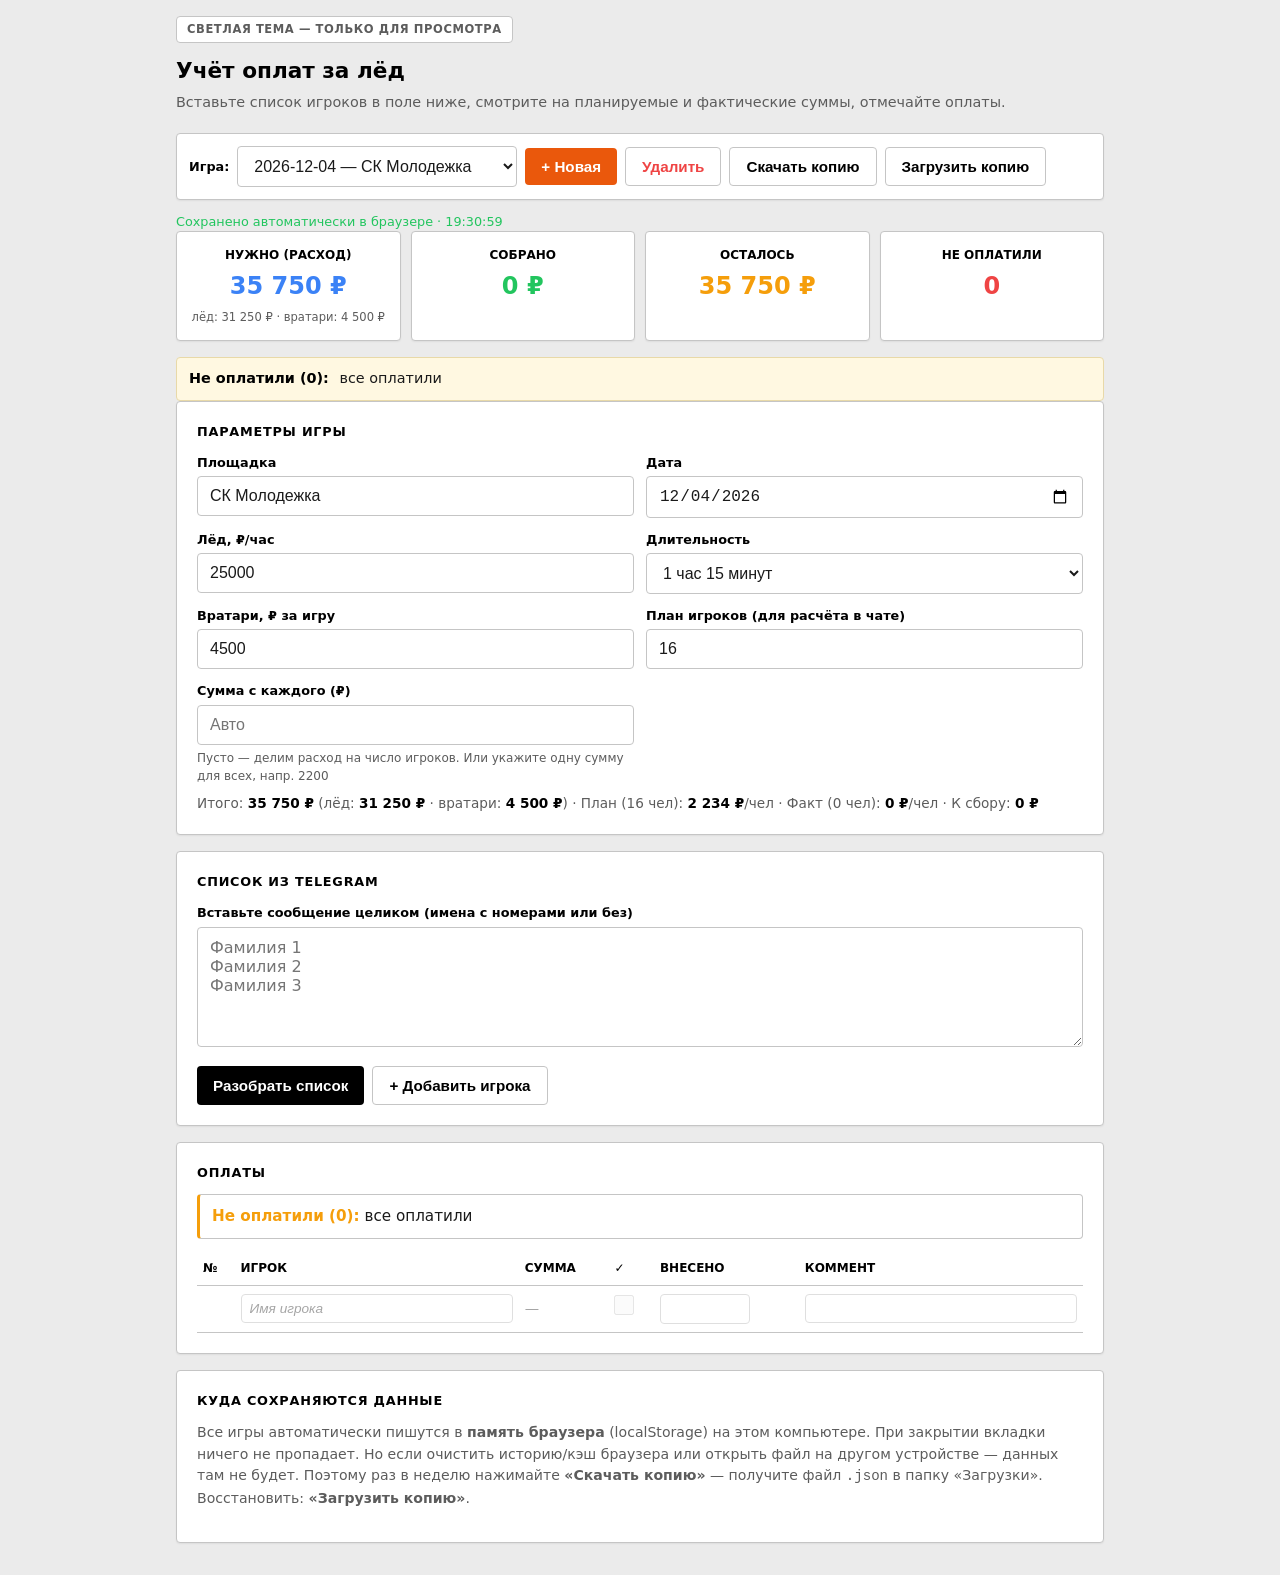
<file: index-light.html>
<!DOCTYPE html>
<html lang="ru">
<head>
  <meta charset="UTF-8">
  <meta name="viewport" content="width=device-width, initial-scale=1">
  <title>Учёт оплат за лёд (светлая тема)</title>
  <style>
    :root {
      --bg: #ebebeb;
      --surface: #ffffff;
      --surface2: #ffffff;
      --border: #c5c5c5;
      --text: #1a1a1a;
      --heading: #000000;
      --muted: #5c5c5c;
      --accent: #3b82f6;
      --accent-dim: #2563eb;
      --ok: #22c55e;
      --warn: #f59e0b;
      --bad: #ef4444;
      --dash-ok: #e8f5e9;
      --dash-warn: #fff8e1;
      --brand-orange: #ea580c;
    }
    * { box-sizing: border-box; margin: 0; padding: 0; }
    body {
      font-family: "Segoe UI", system-ui, sans-serif;
      background: var(--bg);
      color: var(--text);
      line-height: 1.5;
      min-height: 100vh;
    }
    .wrap { max-width: 960px; margin: 0 auto; padding: 16px; }
    h1 { font-size: 1.35rem; margin-bottom: 4px; color: var(--heading); font-weight: 700; }
    .sub { color: var(--muted); font-size: 0.9rem; margin-bottom: 20px; }
    .theme-badge {
      display: inline-block;
      font-size: 0.72rem;
      font-weight: 600;
      text-transform: uppercase;
      letter-spacing: 0.05em;
      color: var(--muted);
      background: var(--surface);
      border: 1px solid var(--border);
      padding: 4px 10px;
      border-radius: 4px;
      margin-bottom: 12px;
    }
    .grid { display: grid; gap: 12px; }
    .grid-2 { grid-template-columns: 1fr 1fr; }
    .grid-4 { grid-template-columns: repeat(4, 1fr); }
    @media (max-width: 700px) {
      .grid-2, .grid-4 { grid-template-columns: 1fr; }
    }
    .card {
      background: var(--surface);
      border: 1px solid var(--border);
      border-radius: 4px;
      padding: 20px;
      margin-bottom: 16px;
      box-shadow: 0 1px 2px rgba(0, 0, 0, 0.06);
    }
    .card h2 {
      font-size: 0.8rem;
      text-transform: uppercase;
      letter-spacing: 0.06em;
      color: var(--heading);
      font-weight: 700;
      margin-bottom: 12px;
    }
    label {
      display: block;
      font-size: 0.8rem;
      color: var(--heading);
      font-weight: 600;
      margin-bottom: 4px;
    }
    input, select, textarea {
      width: 100%;
      background: var(--surface2);
      border: 1px solid var(--border);
      border-radius: 4px;
      color: var(--text);
      padding: 10px 12px;
      font-size: 1rem;
    }
    input:focus, textarea:focus, select:focus {
      outline: 2px solid var(--accent);
      border-color: var(--accent);
    }
    textarea { min-height: 120px; resize: vertical; font-family: inherit; }
    .dash {
      display: grid;
      grid-template-columns: repeat(4, 1fr);
      gap: 10px;
      margin-bottom: 16px;
    }
    @media (max-width: 600px) { .dash { grid-template-columns: 1fr 1fr; } }
    .dash-item {
      background: var(--surface);
      border: 1px solid var(--border);
      border-radius: 4px;
      padding: 14px;
      text-align: center;
      box-shadow: 0 1px 2px rgba(0, 0, 0, 0.06);
    }
    .dash-item .val {
      font-size: 1.5rem;
      font-weight: 700;
      margin-top: 4px;
    }
    .dash-item .sub-val {
      font-size: 0.72rem;
      color: var(--muted);
      margin-top: 6px;
      line-height: 1.35;
    }
    .dash-item .lbl { font-size: 0.75rem; color: var(--heading); font-weight: 600; text-transform: uppercase; }
    .dash-item.need .val { color: var(--accent); }
    .dash-item.collected .val { color: var(--ok); }
    .dash-item.left.deficit .val { color: var(--warn); }
    .dash-item.left.surplus .val { color: var(--ok); }
    .dash-item.left.exact .val { color: var(--ok); }
    .dash-item.debtors .val { color: var(--bad); }
    .btn-row { display: flex; flex-wrap: wrap; gap: 8px; margin-top: 12px; }
    button {
      background: var(--heading);
      color: #fff;
      border: none;
      border-radius: 4px;
      padding: 10px 16px;
      font-size: 0.95rem;
      cursor: pointer;
      font-weight: 600;
    }
    button:hover { background: #333; }
    button.secondary {
      background: var(--surface);
      color: var(--heading);
      border: 1px solid var(--border);
    }
    button.secondary:hover { background: #f5f5f5; }
    button.primary-orange {
      background: var(--brand-orange);
      color: #fff;
      border: none;
    }
    button.primary-orange:hover { background: #c2410c; }
    button.danger.secondary {
      background: var(--surface);
      color: var(--bad);
      border: 1px solid var(--border);
    }
    button.danger.secondary:hover { background: #f5f5f5; color: #b91c1c; }
    table { width: 100%; border-collapse: collapse; font-size: 0.9rem; }
    th, td { padding: 8px 6px; border-bottom: 1px solid var(--border); text-align: left; }
    th { color: var(--heading); font-size: 0.75rem; font-weight: 700; text-transform: uppercase; }
    tr.unpaid td.name { color: var(--warn); }
    tr.paid td.name { color: var(--ok); }
    tr.empty { opacity: 0.35; }
    .chk { width: 20px; height: 20px; accent-color: var(--ok); cursor: pointer; }
    .amt { width: 90px; padding: 6px 8px; font-size: 0.9rem; }
    .cmt { width: 100%; min-width: 80px; padding: 6px 8px; font-size: 0.85rem; }
    .debtors-list {
      margin-top: 10px;
      padding: 10px 12px;
      background: var(--dash-warn);
      border: 1px solid #e8d9a8;
      border-radius: 4px;
      font-size: 0.9rem;
      color: var(--text);
    }
    .debtors-list.all-paid {
      background: var(--dash-ok);
      border-color: #a5d6a7;
    }
    .debtors-list .debtors-title { font-weight: 700; margin-right: 6px; color: var(--heading); }
    .debtors-summary {
      font-size: 0.95rem;
      margin-bottom: 12px;
      padding: 10px 12px;
      background: var(--surface);
      border-radius: 4px;
      border: 1px solid var(--border);
      border-left: 3px solid var(--warn);
    }
    .debtors-summary.all-paid { border-left-color: var(--ok); }
    .debtors-summary .count { font-weight: 700; color: var(--warn); }
    .debtors-summary.all-paid .count { color: var(--ok); }
    tr.add-row { opacity: 0.55; }
    tr.add-row input.name-inp::placeholder { color: var(--muted); font-style: italic; }
    .games-bar { display: flex; gap: 8px; flex-wrap: wrap; align-items: center; margin-bottom: 16px; }
    .games-bar select { max-width: 280px; }
    .calc-hint { font-size: 0.85rem; color: var(--muted); margin-top: 8px; line-height: 1.6; }
    .calc-hint strong { color: var(--heading); }
    .field-hint { font-size: 0.75rem; color: var(--muted); margin-top: 4px; font-weight: 400; }
    .table-wrap { overflow-x: auto; }
    .storage-note { font-size: 0.88rem; color: var(--muted); margin-bottom: 12px; line-height: 1.55; }
    .save-status { font-size: 0.8rem; color: var(--ok); margin-top: 10px; min-height: 1.2em; }
    td.due-cell { color: var(--muted); white-space: nowrap; }
</style>
</head>
<body>
  <div class="wrap">
    <p class="theme-badge">Светлая тема — только для просмотра</p>
    <h1>Учёт оплат за лёд</h1>
    <p class="sub">Вставьте список игроков в поле ниже, смотрите на планируемые и фактические суммы, отмечайте оплаты.</p>

    <div class="games-bar card" style="margin-bottom:12px;padding:12px">
      <label style="margin:0">Игра:</label>
      <select id="gameSelect"></select>
      <button type="button" class="primary-orange" id="btnNewGame">+ Новая</button>
      <button type="button" class="danger secondary" id="btnDeleteGame">Удалить</button>
      <button type="button" class="secondary" id="btnExport">Скачать копию</button>
      <button type="button" class="secondary" id="btnImport">Загрузить копию</button>
      <input type="file" id="importFile" accept=".json,application/json" hidden>
    </div>
    <p class="save-status" id="saveStatus"></p>

    <div class="dash">
      <div class="dash-item need">
        <div class="lbl">Нужно (расход)</div>
        <div class="val" id="dNeed">0 ₽</div>
        <div class="sub-val" id="dNeedBreak">лёд: — · вратари: —</div>
      </div>
      <div class="dash-item collected"><div class="lbl">Собрано</div><div class="val" id="dCollected">0 ₽</div></div>
      <div class="dash-item left deficit"><div class="lbl">Осталось</div><div class="val" id="dLeft">0 ₽</div></div>
      <div class="dash-item debtors"><div class="lbl">Не оплатили</div><div class="val" id="dDebtors">0</div></div>
    </div>
    <div class="debtors-list" id="debtorsList">
      <span class="debtors-title" id="debtorsTitle">Не оплатили (0):</span>
      <span id="debtorsNames">—</span>
    </div>

    <div class="card">
      <h2>Параметры игры</h2>
      <div class="grid grid-2">
        <div>
          <label>Площадка</label>
          <input type="text" id="venue" value="СК Молодежка">
        </div>
        <div>
          <label>Дата</label>
          <input type="date" id="gameDate">
        </div>
        <div>
          <label>Лёд, ₽/час</label>
          <input type="number" id="iceHour" value="25000" min="0" step="100">
        </div>
        <div>
          <label>Длительность</label>
          <select id="duration">
            <option value="1">1 час</option>
            <option value="1.25" selected>1 час 15 минут</option>
            <option value="1.5">1 час 30 минут</option>
          </select>
        </div>
        <div>
          <label>Вратари, ₽ за игру</label>
          <input type="number" id="goalies" value="4500" min="0" step="100">
        </div>
        <div>
          <label>План игроков (для расчёта в чате)</label>
          <input type="number" id="planPlayers" value="16" min="1">
        </div>
        <div>
          <label>Сумма с каждого (₽)</label>
          <input type="number" id="chargePerPlayer" placeholder="Авто" min="0" step="100">
          <p class="field-hint">Пусто — делим расход на число игроков. Или укажите одну сумму для всех, напр. 2200</p>
        </div>
      </div>
      <p class="calc-hint">
        Итого: <strong id="hTotal">0 ₽</strong>
        (лёд: <strong id="hIce">0 ₽</strong> · вратари: <strong id="hGoalies">0 ₽</strong>) ·
        План (<span id="hPlanN">16</span> чел): <strong id="hPlan">0 ₽</strong>/чел ·
        Факт (<span id="hFactN">0</span> чел): <strong id="hFact">0 ₽</strong>/чел ·
        К сбору: <strong id="hTarget">0 ₽</strong>
      </p>
    </div>

    <div class="card">
      <h2>Список из Telegram</h2>
      <label>Вставьте сообщение целиком (имена с номерами или без)</label>
      <textarea id="pasteArea" placeholder="Фамилия 1&#10;Фамилия 2&#10;Фамилия 3"></textarea>
      <div class="btn-row">
        <button type="button" id="btnParse">Разобрать список</button>
        <button type="button" class="secondary" id="btnAddRow">+ Добавить игрока</button>
      </div>
    </div>

    <div class="card">
      <h2>Оплаты</h2>
      <p class="debtors-summary" id="debtorsSummary"><span class="count">Не оплатили (0):</span> <span id="debtorsSummaryNames">—</span></p>
      <div class="table-wrap">
        <table>
          <thead>
            <tr>
              <th>№</th>
              <th>Игрок</th>
              <th>Сумма</th>
              <th>✓</th>
              <th>Внесено</th>
              <th>Коммент</th>
            </tr>
          </thead>
          <tbody id="playerBody"></tbody>
        </table>
      </div>
    </div>

    <div class="card">
      <h2>Куда сохраняются данные</h2>
      <p class="storage-note">
        Все игры автоматически пишутся в <strong>память браузера</strong> (localStorage) на этом компьютере.
        При закрытии вкладки ничего не пропадает. Но если очистить историю/кэш браузера или открыть файл
        на другом устройстве — данных там не будет. Поэтому раз в неделю нажимайте
        <strong>«Скачать копию»</strong> — получите файл <code>.json</code> в папку «Загрузки».
        Восстановить: <strong>«Загрузить копию»</strong>.
      </p>
    </div>
  </div>

  <script>
    const STORAGE_KEY = 'hockey-ice-payments-v1';
    const MAX_PLAYERS = 24;

    let games = [];
    let currentId = null;
    let playersBound = false;

    function uid() {
      return Date.now().toString(36) + Math.random().toString(36).slice(2, 7);
    }

    function fmt(n) {
      return Math.round(n).toLocaleString('ru-RU') + ' ₽';
    }

    function showSaved() {
      const el = document.getElementById('saveStatus');
      const now = new Date().toLocaleString('ru-RU', { hour: '2-digit', minute: '2-digit', second: '2-digit' });
      el.textContent = 'Сохранено автоматически в браузере · ' + now;
    }

    function load() {
      try {
        const raw = localStorage.getItem(STORAGE_KEY);
        if (raw) games = JSON.parse(raw);
      } catch (_) { games = []; }
      if (!games.length) games.push(newGameData());
      currentId = games[0].id;
      renderGameSelect();
      applyGame(games[0]);
      bindPlayerTable();
      games.forEach(normalizePlayers);
      showSaved();
    }

    function save() {
      localStorage.setItem(STORAGE_KEY, JSON.stringify(games));
      showSaved();
    }

    function newGameData() {
      const d = new Date();
      return {
        id: uid(),
        venue: 'СК Молодежка',
        date: d.toISOString().slice(0, 10),
        iceHour: 25000,
        duration: 1.25,
        goalies: 4500,
        planPlayers: 16,
        chargePerPlayer: '',
        players: []
      };
    }

    function currentGame() {
      return games.find(g => g.id === currentId);
    }

    function renderGameSelect() {
      const sel = document.getElementById('gameSelect');
      sel.innerHTML = games.map(g => {
        const label = (g.date || '?') + ' — ' + (g.venue || 'Игра');
        return `<option value="${g.id}">${label}</option>`;
      }).join('');
      sel.value = currentId;
    }

    function getChargePerPlayer(g) {
      const v = g.chargePerPlayer;
      if (v === '' || v == null) return null;
      const n = Number(v);
      return !Number.isNaN(n) && n > 0 ? n : null;
    }

    function calcTotals(g) {
      const iceCost = (g.iceHour || 0) * (g.duration || 0);
      const goalieCost = g.goalies || 0;
      const expense = iceCost + goalieCost;
      const players = filledPlayers(g);
      const n = players.length;
      const autoFact = n > 0 ? Math.round(expense / n) : 0;
      const fixed = getChargePerPlayer(g);
      const fact = fixed != null ? fixed : autoFact;
      const plan = g.planPlayers > 0 ? Math.round(expense / g.planPlayers) : 0;
      const targetCollection = fact * n;
      let collected = 0;
      let debtors = 0;
      players.forEach(p => {
        const due = dueForPlayer(p, fact);
        if (p.paid) {
          const amt = p.amount;
          const num = Number(String(amt).replace(/\s/g, ''));
          collected += (amt !== '' && amt != null && !Number.isNaN(num)) ? num : due;
        } else {
          debtors++;
        }
      });
      const left = expense - collected;
      return {
        iceCost, goalieCost, expense, plan, fact, autoFact, fixed,
        n, collected, left, surplus: left < 0 ? -left : 0,
        targetCollection, debtors, players
      };
    }

    function syncParamsFromDom() {
      const g = currentGame();
      if (!g) return g;
      g.venue = document.getElementById('venue').value;
      g.date = document.getElementById('gameDate').value;
      g.iceHour = Number(document.getElementById('iceHour').value) || 0;
      g.duration = Number(document.getElementById('duration').value) || 0;
      g.goalies = Number(document.getElementById('goalies').value) || 0;
      g.planPlayers = Number(document.getElementById('planPlayers').value) || 16;
      const chargeRaw = document.getElementById('chargePerPlayer').value.trim();
      g.chargePerPlayer = chargeRaw === '' ? '' : Number(chargeRaw);
      return g;
    }

    function syncPlayersFromDom() {
      const g = currentGame();
      if (!g) return;
      normalizePlayers(g);
      document.querySelectorAll('#playerBody tr').forEach(tr => {
        const i = +tr.dataset.i;
        const p = g.players[i];
        p.name = tr.querySelector('[data-f=name]').value;
        p.paid = tr.querySelector('[data-f=paid]').checked;
        const amt = tr.querySelector('[data-f=amount]').value.trim();
        p.amount = amt === '' ? '' : Number(amt);
        p.comment = tr.querySelector('[data-f=comment]').value;
      });
    }

    function filledPlayers(g) {
      return (g.players || []).filter(p => (p.name || '').trim());
    }

    function updateDebtorsUI(t) {
      const names = t.players.filter(p => !p.paid).map(p => p.name.trim());
      const count = names.length;
      const namesStr = count ? names.join(', ') : 'все оплатили';

      document.getElementById('debtorsTitle').textContent = 'Не оплатили (' + count + '):';
      document.getElementById('debtorsNames').textContent = namesStr;

      const dl = document.getElementById('debtorsList');
      dl.classList.toggle('all-paid', count === 0 && t.n > 0);

      const summary = document.getElementById('debtorsSummary');
      summary.classList.toggle('all-paid', count === 0 && t.n > 0);
      summary.querySelector('.count').textContent = 'Не оплатили (' + count + '):';
      document.getElementById('debtorsSummaryNames').textContent = namesStr;
    }

    function updateDashboard() {
      const g = currentGame();
      if (!g) return;
      const t = calcTotals(g);
      document.getElementById('dNeed').textContent = fmt(t.expense);
      document.getElementById('dNeedBreak').textContent =
        'лёд: ' + fmt(t.iceCost) + ' · вратари: ' + fmt(t.goalieCost);
      document.getElementById('dCollected').textContent = fmt(t.collected);

      const leftEl = document.getElementById('dLeft');
      const leftBox = leftEl.closest('.dash-item');
      leftBox.classList.remove('deficit', 'surplus', 'exact');
      if (t.left > 0) {
        leftEl.textContent = fmt(t.left);
        leftBox.classList.add('deficit');
      } else if (t.left < 0) {
        leftEl.textContent = '+' + fmt(t.surplus);
        leftBox.classList.add('surplus');
      } else {
        leftEl.textContent = '0 ₽';
        leftBox.classList.add('exact');
      }

      document.getElementById('dDebtors').textContent = t.debtors;
      document.getElementById('hTotal').textContent = fmt(t.expense);
      document.getElementById('hIce').textContent = fmt(t.iceCost);
      document.getElementById('hGoalies').textContent = fmt(t.goalieCost);
      document.getElementById('hPlanN').textContent = g.planPlayers;
      document.getElementById('hPlan').textContent = fmt(t.plan);
      document.getElementById('hFact').textContent = fmt(t.fact);
      document.getElementById('hFactN').textContent = t.n;
      document.getElementById('hTarget').textContent = fmt(t.targetCollection);
      updateDebtorsUI(t);
    }

    function parseTelegramList(text) {
      const lines = text.split(/\r?\n/);
      const players = [];
      const skip = /^(цена|сумма|стоимость|лед|вратар|четверг|ск\s|с\sк|🏒|🥅|—|-{2,}|\d{1,2}:\d{2})/i;
      const goalie = /вратар|🥅|голкипер/i;

      for (const raw of lines) {
        let line = raw.trim();
        if (!line || skip.test(line) || goalie.test(line)) continue;
        line = line.replace(/^[\d]+[\.\)\-]\s*/, '');
        line = line.replace(/^[-•*]\s*/, '');
        if (/^\d+$/.test(line)) continue;
        if (line.length < 2) continue;
        players.push({ name: line, paid: false, amount: '', comment: '', dueOverride: null });
      }
      return players;
    }

    function emptyPlayer() {
      return { name: '', paid: false, amount: '', comment: '', dueOverride: null };
    }

    function normalizePlayers(g) {
      if (!g.players) g.players = [];
      const filled = g.players.filter(p => (p.name || '').trim());
      g.players = filled;
      g.players.push(emptyPlayer());
    }

    function rowClass(p, isLastEmpty) {
      const name = (p.name || '').trim();
      if (!name) return isLastEmpty ? 'add-row' : 'empty';
      return p.paid ? 'paid' : 'unpaid';
    }

    function dueForPlayer(p, fact) {
      if (p.dueOverride != null) return p.dueOverride;
      return (p.name || '').trim() ? fact : '';
    }

    function updateDueCells() {
      const g = currentGame();
      if (!g) return;
      const fact = calcTotals(g).fact;
      document.querySelectorAll('#playerBody tr').forEach(tr => {
        const i = +tr.dataset.i;
        const due = dueForPlayer(g.players[i], fact);
        const cell = tr.querySelector('.due-cell');
        if (cell) cell.textContent = due !== '' ? fmt(due) : '—';
        const amtInp = tr.querySelector('[data-f=amount]');
        if (amtInp && due !== '') amtInp.placeholder = due;
      });
    }

    function updateRowClass(tr, p, g) {
      const i = +tr.dataset.i;
      const isLastEmpty = i === g.players.length - 1 && !(p.name || '').trim();
      tr.className = rowClass(p, isLastEmpty);
      const hasName = !!(p.name || '').trim();
      tr.querySelector('[data-f=paid]').disabled = !hasName;
      tr.querySelector('[data-f=amount]').disabled = !hasName;
      tr.querySelector('[data-f=comment]').disabled = !hasName;
    }

    function trimTrailingEmpty(g) {
      while (g.players.length > 1 && !(g.players[g.players.length - 1].name || '').trim()
          && !(g.players[g.players.length - 2].name || '').trim()) {
        g.players.pop();
      }
      const last = g.players[g.players.length - 1];
      if (last && (last.name || '').trim()) {
        if (filledPlayers(g).length < MAX_PLAYERS) g.players.push(emptyPlayer());
      }
      if (!g.players.length) g.players.push(emptyPlayer());
    }

    function renderPlayers(g) {
      normalizePlayers(g);
      trimTrailingEmpty(g);
      const t = calcTotals(g);
      const tbody = document.getElementById('playerBody');
      const lastIdx = g.players.length - 1;
      let num = 0;
      tbody.innerHTML = g.players.map((p, i) => {
        const hasName = (p.name || '').trim();
        const displayNum = hasName ? ++num : '';
        const due = dueForPlayer(p, t.fact);
        const isLastEmpty = i === lastIdx && !hasName;
        const cls = rowClass(p, isLastEmpty);
        const amtVal = p.amount !== '' && p.amount != null ? p.amount : '';
        const ph = isLastEmpty ? 'Имя игрока' : '';
        return `<tr class="${cls}" data-i="${i}">
          <td>${displayNum}</td>
          <td class="name"><input type="text" class="cmt name-inp" data-f="name" value="${esc((p.name || '').trim() ? p.name : '')}" placeholder="${ph}"></td>
          <td class="due-cell">${due !== '' ? fmt(due) : '—'}</td>
          <td><input type="checkbox" class="chk" data-f="paid" ${p.paid ? 'checked' : ''} ${!(p.name || '').trim() ? 'disabled' : ''}></td>
          <td><input type="text" inputmode="numeric" class="amt" data-f="amount" value="${amtVal !== '' ? esc(String(amtVal)) : ''}" placeholder="${due || ''}" ${!(p.name || '').trim() ? 'disabled' : ''}></td>
          <td><input type="text" class="cmt" data-f="comment" value="${esc(p.comment)}" ${!(p.name || '').trim() ? 'disabled' : ''}></td>
        </tr>`;
      }).join('');
    }

    function esc(s) {
      return String(s || '').replace(/&/g,'&amp;').replace(/"/g,'&quot;').replace(/</g,'&lt;');
    }

    function bindPlayerTable() {
      if (playersBound) return;
      playersBound = true;
      const tbody = document.getElementById('playerBody');

      tbody.addEventListener('input', (e) => {
        const inp = e.target;
        if (!inp.dataset.f) return;
        const tr = inp.closest('tr');
        const g = currentGame();
        const p = g.players[+tr.dataset.i];
        const i = +tr.dataset.i;
        const field = inp.dataset.f;

        if (field === 'name') {
          const prevTrimmed = (p.name || '').trim();
          p.name = inp.value;
          if (!prevTrimmed && inp.value.trim() && i === g.players.length - 1 && filledPlayers(g).length < MAX_PLAYERS) {
            g.players.push(emptyPlayer());
            save();
            renderPlayers(g);
            updateDashboard();
            return;
          }
          updateRowClass(tr, p, g);
          updateDueCells();
        } else if (field === 'amount') {
          p.amount = inp.value.trim();
        } else if (field === 'comment') {
          p.comment = inp.value;
        }
        save();
        updateDashboard();
      });

      tbody.addEventListener('change', (e) => {
        const inp = e.target;
        if (inp.dataset.f !== 'paid') return;
        const tr = inp.closest('tr');
        const g = currentGame();
        const p = g.players[+tr.dataset.i];
        p.paid = inp.checked;
        updateRowClass(tr, p, g);
        save();
        updateDashboard();
      });
    }

    function persistCurrentGame() {
      syncParamsFromDom();
      syncPlayersFromDom();
      save();
      renderGameSelect();
    }

    function applyGame(g) {
      document.getElementById('venue').value = g.venue || '';
      document.getElementById('gameDate').value = g.date || '';
      document.getElementById('iceHour').value = g.iceHour ?? 25000;
      document.getElementById('duration').value = String(g.duration ?? 1.25);
      document.getElementById('goalies').value = g.goalies ?? 4500;
      document.getElementById('planPlayers').value = g.planPlayers ?? 16;
      const charge = g.chargePerPlayer;
      document.getElementById('chargePerPlayer').value =
        charge !== '' && charge != null && !Number.isNaN(Number(charge)) ? charge : '';
      renderPlayers(g);
      updateDashboard();
    }

    function onParamsChange() {
      syncParamsFromDom();
      save();
      updateDueCells();
      updateDashboard();
      renderGameSelect();
    }

    function bindParams() {
      ['venue', 'gameDate', 'iceHour', 'duration', 'goalies', 'planPlayers', 'chargePerPlayer'].forEach(id => {
        const el = document.getElementById(id);
        el.addEventListener('input', onParamsChange);
        el.addEventListener('change', onParamsChange);
      });
    }

    function exportBackup() {
      persistCurrentGame();
      const blob = new Blob([JSON.stringify(games, null, 2)], { type: 'application/json' });
      const a = document.createElement('a');
      const date = new Date().toISOString().slice(0, 10);
      a.href = URL.createObjectURL(blob);
      a.download = 'hockey-payments-' + date + '.json';
      a.click();
      URL.revokeObjectURL(a.href);
    }

    function importBackup(file) {
      const reader = new FileReader();
      reader.onload = () => {
        try {
          const data = JSON.parse(reader.result);
          if (!Array.isArray(data) || !data.length) throw new Error('empty');
          games = data;
          currentId = games[0].id;
          save();
          renderGameSelect();
          applyGame(currentGame());
          alert('Загружено игр: ' + games.length);
        } catch (_) {
          alert('Не удалось прочитать файл. Нужен .json из «Скачать копию».');
        }
      };
      reader.readAsText(file, 'utf-8');
    }

    document.getElementById('btnParse').addEventListener('click', () => {
      const text = document.getElementById('pasteArea').value;
      const parsed = parseTelegramList(text);
      const g = currentGame();
      g.players = parsed.slice(0, MAX_PLAYERS);
      g.players.push(emptyPlayer());
      save();
      renderPlayers(g);
      updateDashboard();
    });

    document.getElementById('btnAddRow').addEventListener('click', () => {
      const g = currentGame();
      normalizePlayers(g);
      const last = g.players[g.players.length - 1];
      if ((last.name || '').trim()) {
        if (filledPlayers(g).length < MAX_PLAYERS) g.players.push(emptyPlayer());
      }
      save();
      renderPlayers(g);
      updateDashboard();
      const inputs = document.querySelectorAll('#playerBody tr.add-row input.name-inp');
      const inp = inputs[inputs.length - 1];
      if (inp) inp.focus();
    });

    document.getElementById('btnNewGame').addEventListener('click', () => {
      persistCurrentGame();
      const ng = newGameData();
      games.unshift(ng);
      currentId = ng.id;
      save();
      renderGameSelect();
      applyGame(ng);
      document.getElementById('pasteArea').value = '';
    });

    document.getElementById('btnDeleteGame').addEventListener('click', () => {
      if (games.length <= 1) { alert('Нельзя удалить единственную игру'); return; }
      if (!confirm('Удалить эту игру?')) return;
      persistCurrentGame();
      games = games.filter(g => g.id !== currentId);
      currentId = games[0].id;
      save();
      renderGameSelect();
      applyGame(games[0]);
    });

    document.getElementById('gameSelect').addEventListener('change', e => {
      persistCurrentGame();
      currentId = e.target.value;
      applyGame(currentGame());
    });

    document.getElementById('btnExport').addEventListener('click', exportBackup);

    document.getElementById('btnImport').addEventListener('click', () => {
      document.getElementById('importFile').click();
    });

    document.getElementById('importFile').addEventListener('change', e => {
      const file = e.target.files[0];
      if (file) importBackup(file);
      e.target.value = '';
    });

    bindParams();
    load();
  </script>
</body>
</html>
</file>
